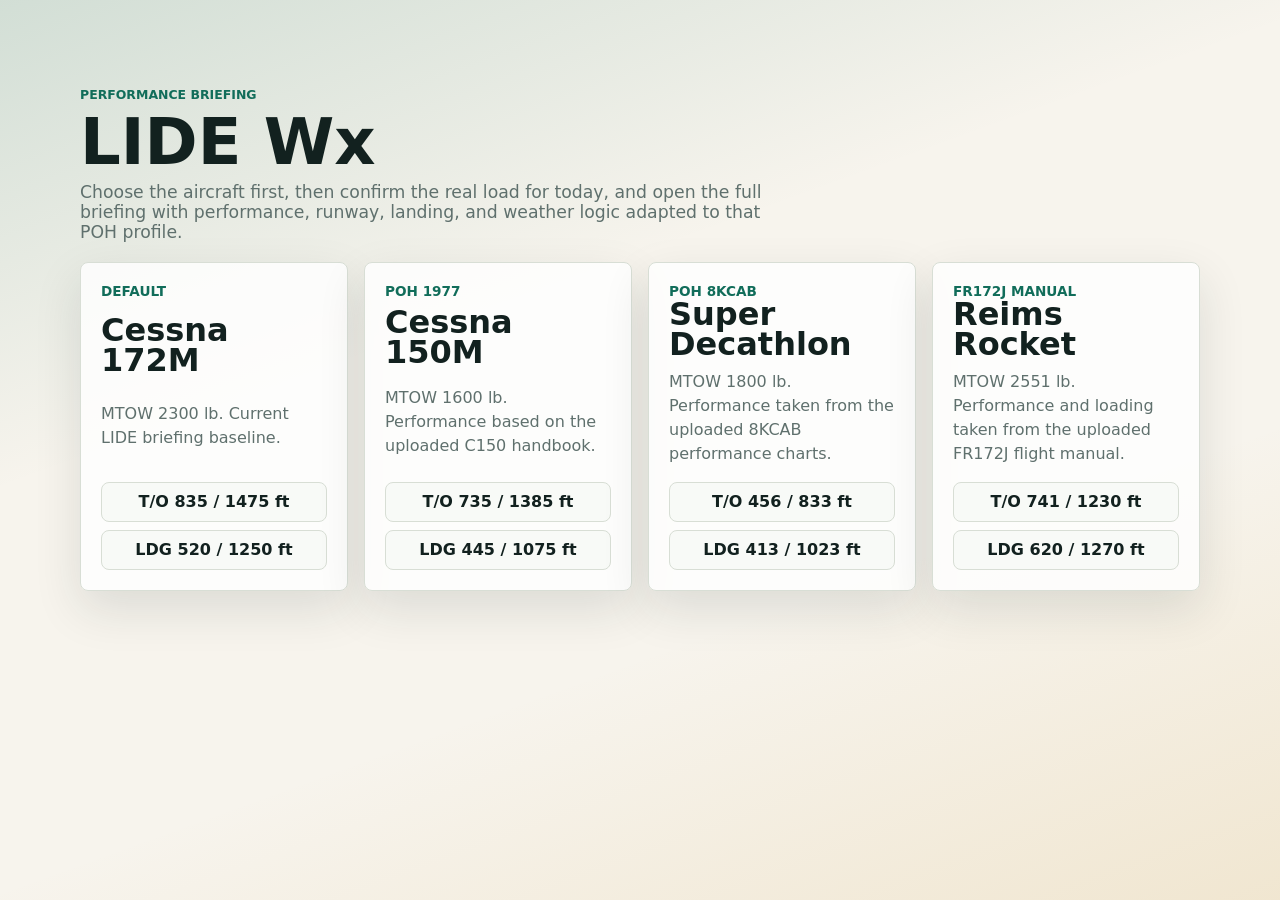
<file: index.html>
<!doctype html>
<html lang="en">
<head>
  <meta charset="utf-8">
  <meta name="viewport" content="width=device-width, initial-scale=1">
  <title>LIDE Wx</title>
  <link rel="stylesheet" href="styles.css">
</head>
<body class="home-page">
  <main class="home-shell">
    <section class="home-hero">
      <p class="eyebrow">Performance briefing</p>
      <h1>LIDE Wx</h1>
      <p class="subhead">Choose the aircraft first, then confirm the real load for today, and open the full briefing with performance, runway, landing, and weather logic adapted to that POH profile.</p>
    </section>

    <section class="aircraft-selector" aria-label="Aircraft selector">
      <a class="aircraft-card" href="weight.html?aircraft=c172m">
        <span class="aircraft-type">Default</span>
        <h2>Cessna 172M</h2>
        <p>MTOW 2300 lb. Current LIDE briefing baseline.</p>
        <div class="aircraft-metrics">
          <span>T/O 835 / 1475 ft</span>
          <span>LDG 520 / 1250 ft</span>
        </div>
      </a>

      <a class="aircraft-card" href="weight.html?aircraft=c150m">
        <span class="aircraft-type">POH 1977</span>
        <h2>Cessna 150M</h2>
        <p>MTOW 1600 lb. Performance based on the uploaded C150 handbook.</p>
        <div class="aircraft-metrics">
          <span>T/O 735 / 1385 ft</span>
          <span>LDG 445 / 1075 ft</span>
        </div>
      </a>

      <a class="aircraft-card" href="weight.html?aircraft=8kcab">
        <span class="aircraft-type">POH 8KCAB</span>
        <h2>Super Decathlon</h2>
        <p>MTOW 1800 lb. Performance taken from the uploaded 8KCAB performance charts.</p>
        <div class="aircraft-metrics">
          <span>T/O 456 / 833 ft</span>
          <span>LDG 413 / 1023 ft</span>
        </div>
      </a>

      <a class="aircraft-card" href="weight.html?aircraft=fr172j">
        <span class="aircraft-type">FR172J Manual</span>
        <h2>Reims Rocket</h2>
        <p>MTOW 2551 lb. Performance and loading taken from the uploaded FR172J flight manual.</p>
        <div class="aircraft-metrics">
          <span>T/O 741 / 1230 ft</span>
          <span>LDG 620 / 1270 ft</span>
        </div>
      </a>
    </section>
  </main>
</body>
</html>
</file>
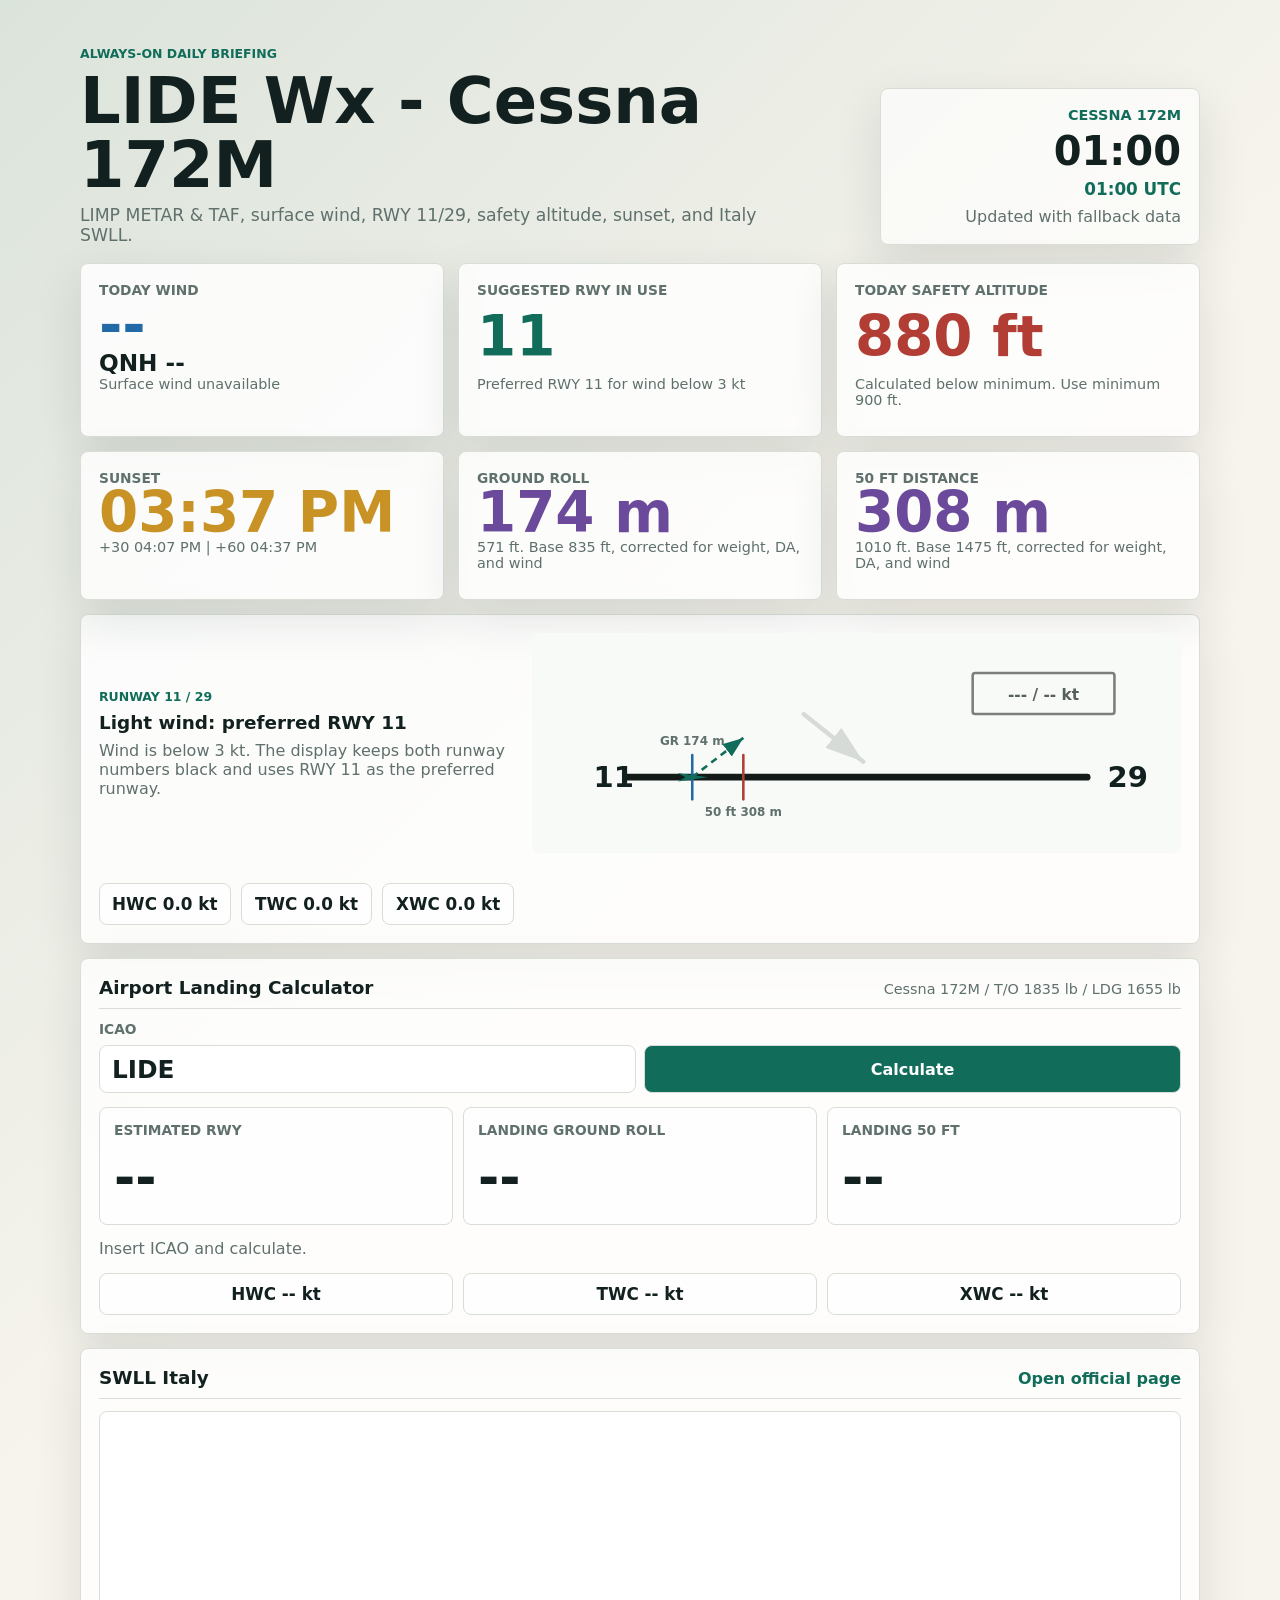
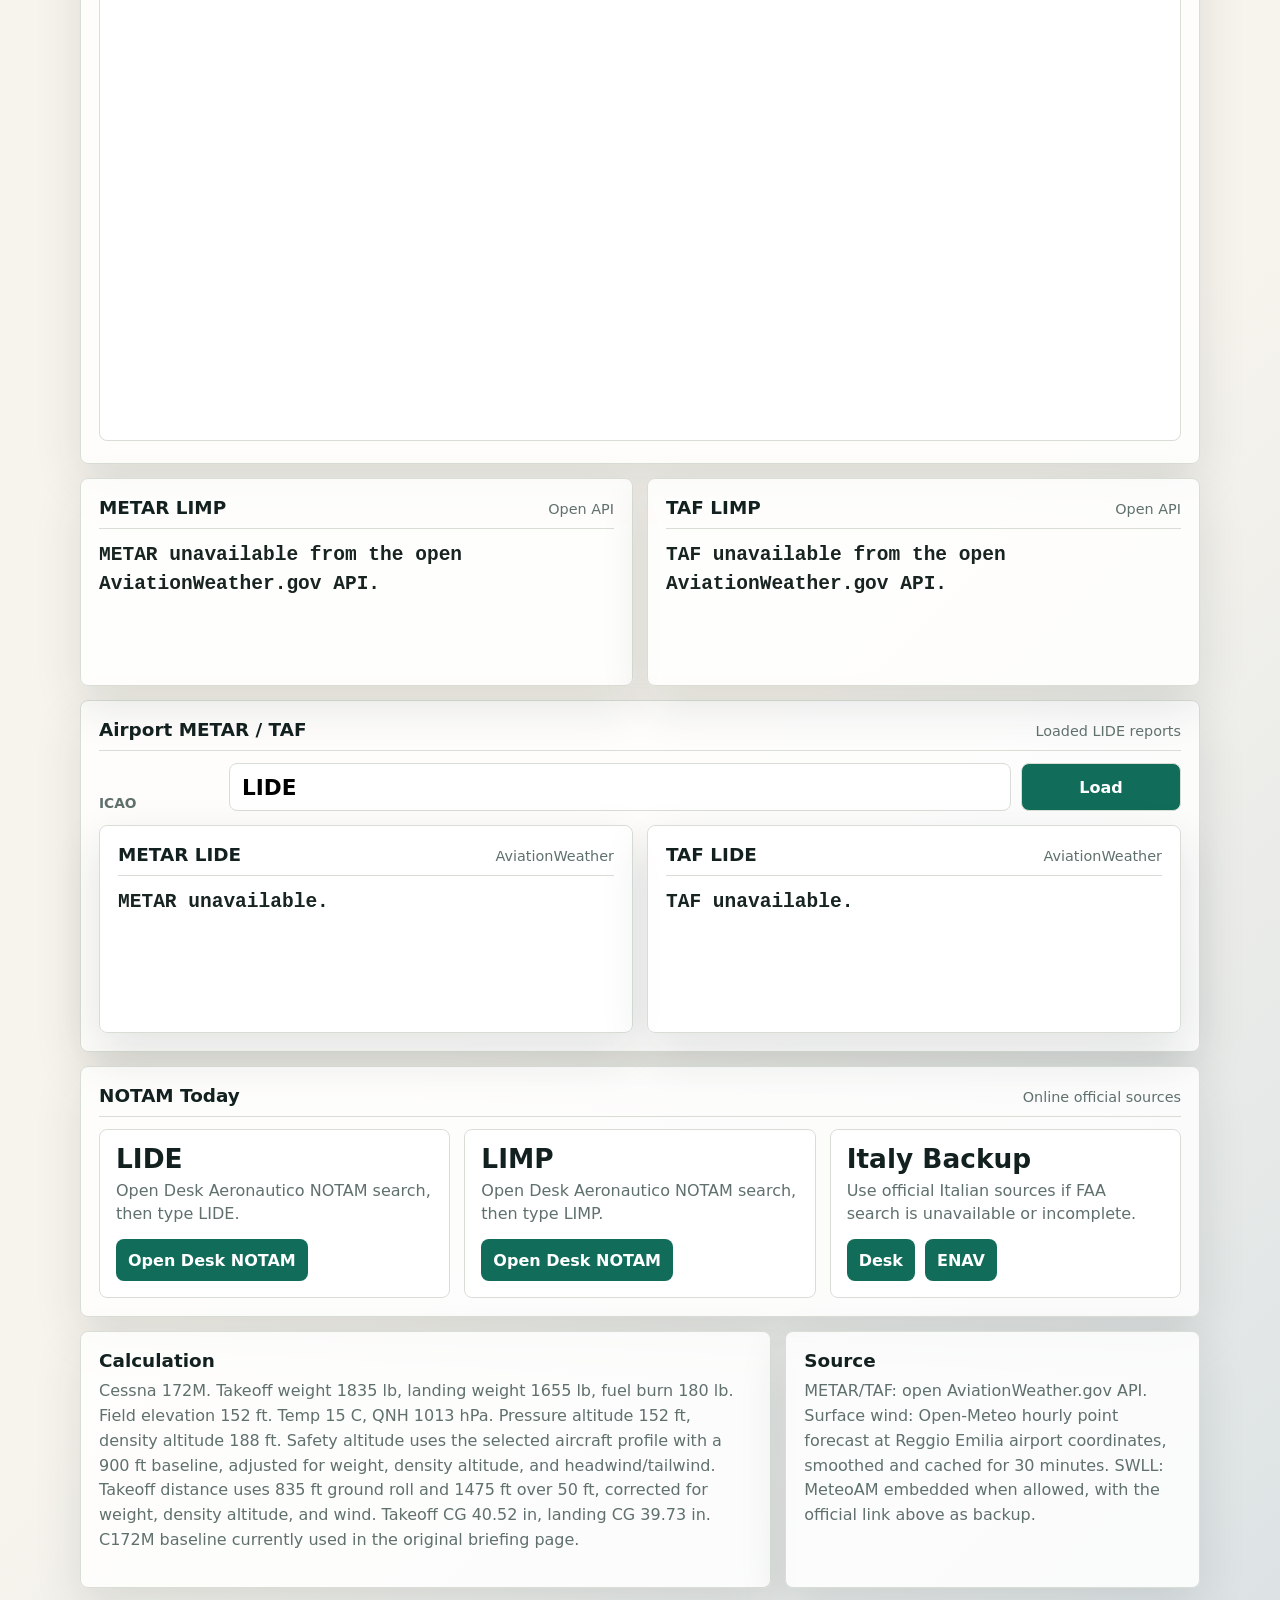
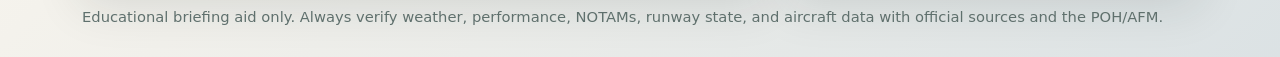
<file: briefing.html>
<!doctype html>
<html lang="en">
<head>
  <meta charset="utf-8">
  <meta name="viewport" content="width=device-width, initial-scale=1">
  <title>LIDE Wx Briefing</title>
  <link rel="stylesheet" href="styles.css">
</head>
<body>
  <main class="app-shell briefing-shell">
    <header class="hero">
      <div>
        <p class="eyebrow">Always-on daily briefing</p>
        <h1 id="pageTitle">LIDE Wx</h1>
        <p class="subhead" id="pageSubhead">LIMP METAR & TAF, surface wind, RWY 11/29, safety altitude, sunset, and Italy SWLL.</p>
      </div>
      <div class="status-panel" aria-live="polite">
        <span class="aircraft-chip" id="aircraftChip">Aircraft --</span>
        <span id="clock">--:--</span>
        <span id="utcClock">--:-- UTC</span>
        <span id="refreshStatus">Loading briefing...</span>
      </div>
    </header>

    <section class="tiles" aria-label="Main briefing data">
      <article class="tile wind-tile">
        <div class="tile-label">Today Wind</div>
        <div class="big-number" id="windValue">--</div>
        <div class="qnh-line" id="qnhValue">QNH --</div>
        <div class="tile-detail" id="windDetail">Surface wind at LIDE</div>
      </article>

      <article class="tile runway-tile">
        <div class="tile-label">Suggested RWY In Use</div>
        <div class="big-number" id="runwayValue">--</div>
        <div class="tile-detail" id="runwayDetail">Based on headwind component</div>
      </article>

      <article class="tile safety-tile">
        <div class="tile-label">Today Safety Altitude</div>
        <div class="big-number" id="safetyValue">--</div>
        <div class="tile-detail" id="safetyDetail">Minimum 900 ft AGL at MTOW</div>
      </article>

      <article class="tile sunset-tile">
        <div class="tile-label">Sunset</div>
        <div class="big-number" id="sunsetValue">--:--</div>
        <div class="tile-detail" id="sunsetDetail">LIDE local time</div>
      </article>

      <article class="tile distance-tile">
        <div class="tile-label">Ground Roll</div>
        <div class="big-number" id="groundRollValue">--</div>
        <div class="tile-detail" id="groundRollDetail">Corrected takeoff roll</div>
      </article>

      <article class="tile distance-tile">
        <div class="tile-label">50 ft Distance</div>
        <div class="big-number" id="fiftyFtValue">--</div>
        <div class="tile-detail" id="fiftyFtDetail">Corrected obstacle distance</div>
      </article>
    </section>

    <section class="runway-band" aria-label="Runway wind visual">
      <div class="runway-copy">
        <p class="eyebrow">Runway 11 / 29</p>
        <h2 id="runwayAdvice">Waiting for wind</h2>
        <p id="componentText">Headwind and crosswind components will appear here.</p>
      </div>
      <svg class="runway-svg" viewBox="0 0 760 220" role="img" aria-labelledby="runwaySvgTitle">
        <title id="runwaySvgTitle">Runway 11 and 29 orientation diagram</title>
        <defs>
          <marker id="arrow" markerWidth="12" markerHeight="12" refX="9" refY="3" orient="auto" markerUnits="strokeWidth">
            <path d="M0,0 L0,6 L9,3 z"></path>
          </marker>
          <marker id="climbArrow" markerWidth="10" markerHeight="10" refX="8" refY="3" orient="auto" markerUnits="strokeWidth">
            <path d="M0,0 L0,6 L8,3 z"></path>
          </marker>
        </defs>
        <line class="runway-line" x1="110" y1="150" x2="650" y2="150"></line>
        <text class="runway-end runway-11" id="svgRwy11" x="72" y="162">11</text>
        <text class="runway-end runway-29" id="svgRwy29" x="674" y="162">29</text>
        <g class="wind-vector" id="windVector">
          <line class="wind-arrow" x1="318" y1="76" x2="388" y2="132"></line>
        </g>
        <g id="takeoffMarkers">
          <line class="distance-marker ground-marker" id="groundRollMarker" x1="240" y1="124" x2="240" y2="176"></line>
          <text class="distance-label" id="groundRollSvgLabel" x="240" y="112">GR -- m</text>
          <line class="distance-marker fifty-marker" id="fiftyFtMarker" x1="376" y1="124" x2="376" y2="176"></line>
          <text class="distance-label" id="fiftyFtSvgLabel" x="376" y="196">50 ft -- m</text>
          <line class="climb-line" id="climbLine" x1="240" y1="150" x2="376" y2="100"></line>
          <g class="airplane-icon" id="airplaneIcon" transform="translate(240 150)">
            <path d="M-17,5 L18,0 L-17,-5 L-8,0 Z"></path>
          </g>
        </g>
        <rect class="wind-report-box" x="516" y="28" width="166" height="48"></rect>
        <text class="wind-label" id="windSvgLabel" x="599" y="60">Wind</text>
      </svg>
      <div class="component-row" aria-label="Runway wind components">
        <span id="hwcValue">HWC -- kt</span>
        <span id="twcValue">TWC -- kt</span>
        <span id="xwcValue">XWC -- kt</span>
      </div>
    </section>

    <section class="airport-tool" aria-label="Airport landing calculator">
      <div class="panel-header">
        <h2>Airport Landing Calculator</h2>
        <span>C172M MTOW 2300 lb</span>
      </div>
      <div class="airport-tool-grid">
        <div class="airport-input-row">
          <label for="airportIcao">ICAO</label>
          <input id="airportIcao" type="text" value="LIDE" maxlength="4" autocomplete="off">
          <button id="airportCalcButton" type="button">Calculate</button>
        </div>
        <div class="airport-result-main">
          <div>
            <p class="tile-label">Estimated RWY</p>
            <strong id="airportRunwayValue">--</strong>
          </div>
          <div>
            <p class="tile-label">Landing Ground Roll</p>
            <strong id="airportLandingRollValue">--</strong>
          </div>
          <div>
            <p class="tile-label">Landing 50 ft</p>
            <strong id="airportLanding50Value">--</strong>
          </div>
        </div>
      </div>
      <div class="airport-result-detail" id="airportWeatherValue">Insert ICAO and calculate.</div>
      <div class="component-row airport-components">
        <span id="airportHwcValue">HWC -- kt</span>
        <span id="airportTwcValue">TWC -- kt</span>
        <span id="airportXwcValue">XWC -- kt</span>
      </div>
    </section>

    <section class="swll-panel" aria-label="SWLL Italy">
      <div class="panel-header">
        <h2>SWLL Italy</h2>
        <a href="https://www.meteoam.it/it/swll" target="_blank" rel="noopener">Open official page</a>
      </div>
      <iframe
        id="swllFrame"
        title="MeteoAM SWLL Italy"
        src="https://www.meteoam.it/it/swll"
        loading="lazy"
      ></iframe>
    </section>

    <section class="weather-grid">
      <article class="weather-panel">
        <div class="panel-header">
          <h2>METAR LIMP</h2>
          <span id="metarAge">Open API</span>
        </div>
        <pre id="metarText">Loading METAR...</pre>
      </article>

      <article class="weather-panel">
        <div class="panel-header">
          <h2>TAF LIMP</h2>
          <span id="tafAge">Open API</span>
        </div>
        <pre id="tafText">Loading TAF...</pre>
      </article>
    </section>

    <section class="airport-reports" aria-label="Airport METAR and TAF lookup">
      <div class="panel-header">
        <h2>Airport METAR / TAF</h2>
        <span id="airportReportsStatus">Insert ICAO and load reports</span>
      </div>
      <div class="airport-report-controls">
        <label for="reportsIcao">ICAO</label>
        <input id="reportsIcao" type="text" value="LIDE" maxlength="4" autocomplete="off">
        <button id="loadReportsButton" type="button">Load</button>
      </div>
      <div class="weather-grid compact-grid">
        <article class="weather-panel">
          <div class="panel-header">
            <h2 id="airportMetarTitle">METAR ----</h2>
            <span id="airportMetarAge">Open API</span>
          </div>
          <pre id="airportMetarText">Waiting for ICAO.</pre>
        </article>
        <article class="weather-panel">
          <div class="panel-header">
            <h2 id="airportTafTitle">TAF ----</h2>
            <span id="airportTafAge">Open API</span>
          </div>
          <pre id="airportTafText">Waiting for ICAO.</pre>
        </article>
      </div>
    </section>

    <section class="notam-panel" aria-label="NOTAM LIDE and LIMP">
      <div class="panel-header">
        <h2>NOTAM Today</h2>
        <span id="notamUpdated">Online official sources</span>
      </div>
      <div class="notam-grid">
        <article class="notam-card">
          <h3>LIDE</h3>
          <p>Open Desk Aeronautico NOTAM search, then type LIDE.</p>
          <a href="https://www.deskaeronautico.it/cerca-notam/" target="_blank" rel="noopener">Open Desk NOTAM</a>
        </article>
        <article class="notam-card">
          <h3>LIMP</h3>
          <p>Open Desk Aeronautico NOTAM search, then type LIMP.</p>
          <a href="https://www.deskaeronautico.it/cerca-notam/" target="_blank" rel="noopener">Open Desk NOTAM</a>
        </article>
        <article class="notam-card">
          <h3>Italy Backup</h3>
          <p>Use official Italian sources if FAA search is unavailable or incomplete.</p>
          <div class="link-row">
            <a href="https://www.deskaeronautico.it/cerca-notam/" target="_blank" rel="noopener">Desk</a>
            <a href="https://www.enav.it" target="_blank" rel="noopener">ENAV</a>
          </div>
        </article>
      </div>
    </section>

    <section class="details">
      <article>
        <h2>Calculation</h2>
        <p id="calcText">Waiting for weather data.</p>
      </article>
      <article>
        <h2>Source</h2>
        <p>METAR/TAF: open AviationWeather.gov API. Surface wind: Open-Meteo hourly point forecast at Reggio Emilia airport coordinates, smoothed and cached for 30 minutes. SWLL: MeteoAM embedded when allowed, with the official link above as backup.</p>
      </article>
    </section>

    <footer>
      Educational briefing aid only. Always verify weather, performance, NOTAMs, runway state, and aircraft data with official sources and the POH/AFM.
    </footer>
  </main>

  <script src="app.js"></script>
</body>
</html>
</file>
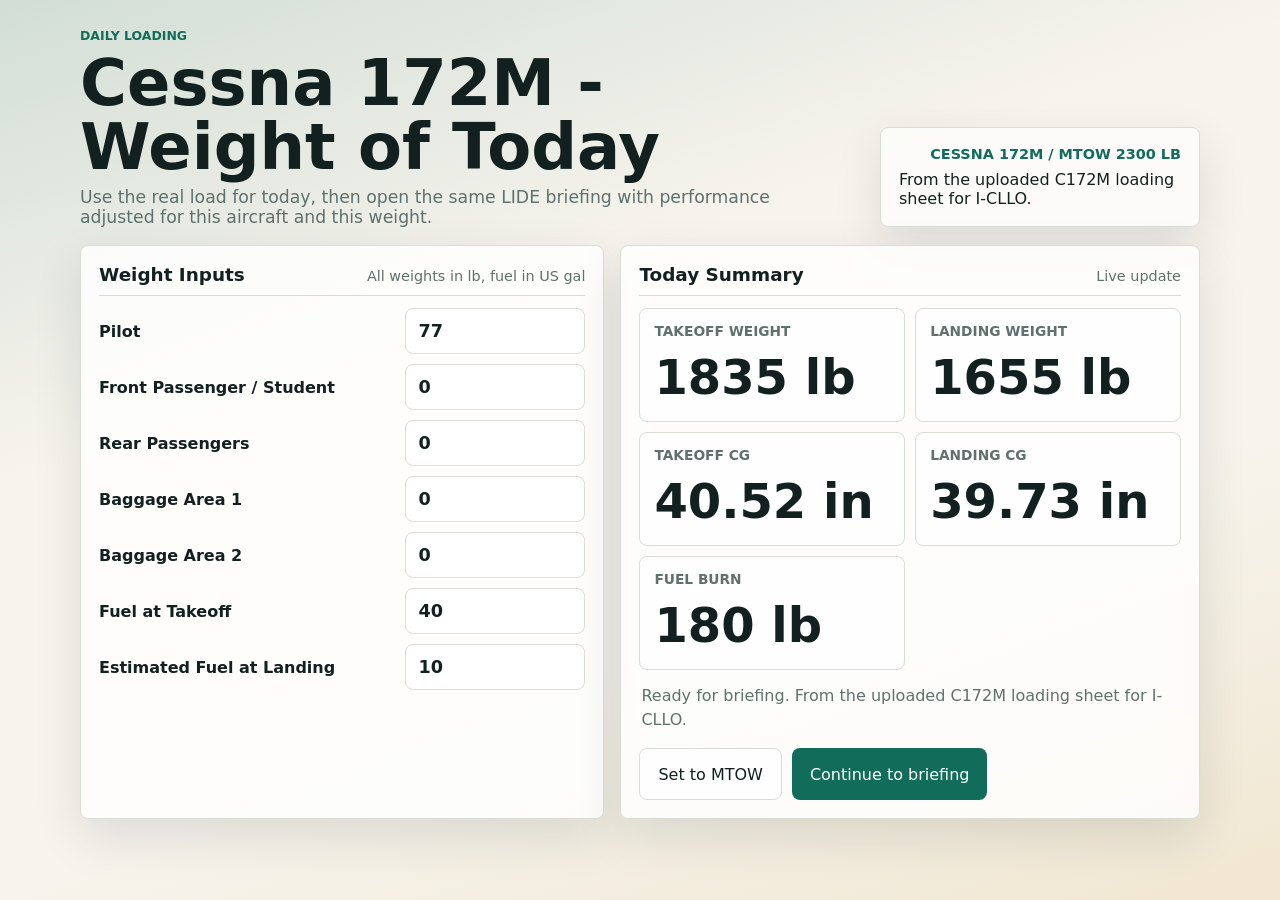
<file: weight.html>
<!doctype html>
<html lang="en">
<head>
  <meta charset="utf-8">
  <meta name="viewport" content="width=device-width, initial-scale=1">
  <title>Weight of Today</title>
  <link rel="stylesheet" href="styles.css">
</head>
<body class="home-page">
  <main class="home-shell weight-shell">
    <header class="weight-hero">
      <div>
        <p class="eyebrow">Daily loading</p>
        <h1 id="weightPageTitle">Aircraft - Weight of Today</h1>
        <p class="subhead" id="weightPageSubhead">Insert today weight and fuel, then continue to the live briefing.</p>
      </div>
      <div class="status-panel">
        <span class="aircraft-chip" id="weightAircraftChip">Aircraft --</span>
        <span id="weightReference">Loading profile</span>
      </div>
    </header>

    <section class="weight-layout">
      <section class="weight-form-card">
        <div class="panel-header">
          <h2>Weight Inputs</h2>
          <span>All weights in lb, fuel in US gal</span>
        </div>
        <div class="weight-form">
          <label class="weight-row">
            <span>Pilot</span>
            <input id="pilotLb" type="number" min="0" step="1" inputmode="decimal">
          </label>

          <label class="weight-row" id="frontPassengerRow">
            <span>Front Passenger / Student</span>
            <input id="frontPassengerLb" type="number" min="0" step="1" inputmode="decimal">
          </label>

          <label class="weight-row" id="rearPassengersRow">
            <span>Rear Passengers</span>
            <input id="rearPassengersLb" type="number" min="0" step="1" inputmode="decimal">
          </label>

          <label class="weight-row" id="baggage1Row">
            <span>Baggage Area 1</span>
            <input id="baggage1Lb" type="number" min="0" step="1" inputmode="decimal">
          </label>

          <label class="weight-row" id="baggage2Row">
            <span>Baggage Area 2</span>
            <input id="baggage2Lb" type="number" min="0" step="1" inputmode="decimal">
          </label>

          <label class="weight-row">
            <span>Fuel at Takeoff</span>
            <input id="fuelTakeoffGal" type="number" min="0" step="0.1" inputmode="decimal">
          </label>

          <label class="weight-row">
            <span>Estimated Fuel at Landing</span>
            <input id="fuelLandingGal" type="number" min="0" step="0.1" inputmode="decimal">
          </label>
        </div>
      </section>

      <section class="weight-summary-card">
        <div class="panel-header">
          <h2>Today Summary</h2>
          <span>Live update</span>
        </div>
        <div class="weight-summary-grid">
          <article>
            <p class="tile-label">Takeoff Weight</p>
            <strong id="weightTakeoffValue">--</strong>
          </article>
          <article>
            <p class="tile-label">Landing Weight</p>
            <strong id="weightLandingValue">--</strong>
          </article>
          <article>
            <p class="tile-label">Takeoff CG</p>
            <strong id="weightTakeoffCgValue">--</strong>
          </article>
          <article>
            <p class="tile-label">Landing CG</p>
            <strong id="weightLandingCgValue">--</strong>
          </article>
          <article>
            <p class="tile-label">Fuel Burn</p>
            <strong id="weightFuelBurnValue">--</strong>
          </article>
        </div>
        <p class="weight-status" id="weightStatus">Waiting for load data.</p>
        <div class="weight-actions">
          <button class="weight-secondary" id="weightMtowButton" type="button">Set to MTOW</button>
          <a class="weight-continue" id="weightContinue" href="briefing.html">Continue to briefing</a>
        </div>
      </section>
    </section>
  </main>

  <script src="app.js"></script>
</body>
</html>
</file>
<file: styles.css>
:root {
  color-scheme: light;
  --ink: #12211f;
  --muted: #5f706d;
  --paper: #f7f4ed;
  --panel: #ffffff;
  --line: #d8ded5;
  --green: #116d5a;
  --blue: #2269a8;
  --red: #b13d35;
  --gold: #c99224;
  --shadow: 0 18px 48px rgba(27, 43, 40, 0.12);
}

* {
  box-sizing: border-box;
}

body {
  margin: 0;
  min-height: 100vh;
  background:
    linear-gradient(135deg, rgba(17, 109, 90, 0.12), transparent 34%),
    linear-gradient(315deg, rgba(34, 105, 168, 0.13), transparent 32%),
    var(--paper);
  color: var(--ink);
  font-family: Inter, ui-sans-serif, system-ui, -apple-system, BlinkMacSystemFont, "Segoe UI", sans-serif;
}

body.home-page {
  background:
    linear-gradient(160deg, rgba(17, 109, 90, 0.16), transparent 36%),
    linear-gradient(340deg, rgba(201, 146, 36, 0.14), transparent 35%),
    var(--paper);
}

.app-shell {
  width: min(1120px, calc(100% - 28px));
  margin: 0 auto;
  padding: 22px 0 28px;
}

.home-shell {
  width: min(1120px, calc(100% - 28px));
  margin: 0 auto;
  padding: 42px 0 32px;
}

.weight-shell {
  padding-top: 28px;
}

.home-hero {
  min-height: 220px;
  display: grid;
  align-content: end;
  padding-bottom: 20px;
}

.aircraft-selector {
  display: grid;
  grid-template-columns: repeat(auto-fit, minmax(240px, 1fr));
  gap: 16px;
}

.weight-hero {
  min-height: 160px;
  display: grid;
  grid-template-columns: 1fr minmax(250px, 320px);
  gap: 18px;
  align-items: end;
  padding-bottom: 18px;
}

.weight-layout {
  display: grid;
  grid-template-columns: minmax(320px, 0.95fr) minmax(320px, 1.05fr);
  gap: 16px;
}

.weight-form-card,
.weight-summary-card {
  padding: 18px;
  border: 1px solid var(--line);
  border-radius: 8px;
  background: rgba(255, 255, 255, 0.84);
  box-shadow: var(--shadow);
}

.weight-form {
  display: grid;
  gap: 10px;
}

.weight-row {
  display: grid;
  grid-template-columns: minmax(0, 1fr) 180px;
  gap: 10px;
  align-items: center;
}

.weight-row span {
  color: var(--ink);
  font-size: 1rem;
  font-weight: 800;
}

.weight-row input {
  min-height: 46px;
  width: 100%;
  padding: 8px 12px;
  border: 1px solid var(--line);
  border-radius: 8px;
  font: inherit;
  font-size: 1.1rem;
  font-weight: 900;
  color: var(--ink);
}

.weight-summary-grid {
  display: grid;
  grid-template-columns: repeat(2, minmax(0, 1fr));
  gap: 10px;
}

.weight-summary-grid article {
  min-height: 114px;
  padding: 14px;
  border: 1px solid var(--line);
  border-radius: 8px;
  background: rgba(255, 255, 255, 0.72);
}

.weight-summary-grid strong {
  display: block;
  margin-top: 14px;
  font-size: clamp(1.9rem, 4vw, 3rem);
  line-height: 1;
}

.weight-status {
  margin: 14px 2px 0;
  color: var(--muted);
  line-height: 1.5;
}

.weight-actions {
  display: flex;
  flex-wrap: wrap;
  gap: 10px;
  margin-top: 16px;
}

.weight-secondary,
.weight-continue {
  min-height: 52px;
  display: inline-flex;
  align-items: center;
  justify-content: center;
  padding: 10px 18px;
  border-radius: 8px;
  font-weight: 900;
  font: inherit;
  text-decoration: none;
}

.weight-secondary {
  border: 1px solid var(--line);
  background: rgba(255, 255, 255, 0.78);
  color: var(--ink);
  cursor: pointer;
}

.weight-continue {
  background: var(--green);
  color: #fff;
}

.aircraft-card {
  min-height: 280px;
  display: grid;
  align-content: space-between;
  padding: 20px;
  border: 1px solid var(--line);
  border-radius: 8px;
  background: rgba(255, 255, 255, 0.82);
  box-shadow: var(--shadow);
  color: var(--ink);
  text-decoration: none;
}

.aircraft-card h2 {
  margin-bottom: 10px;
  font-size: 2rem;
  line-height: 0.95;
}

.aircraft-card p {
  color: var(--muted);
  line-height: 1.5;
}

.aircraft-type {
  color: var(--green);
  font-size: 0.85rem;
  font-weight: 900;
  text-transform: uppercase;
}

.aircraft-metrics {
  display: grid;
  gap: 8px;
}

.aircraft-metrics span {
  min-height: 40px;
  display: inline-flex;
  align-items: center;
  justify-content: center;
  border: 1px solid var(--line);
  border-radius: 8px;
  background: rgba(248, 250, 247, 0.9);
  font-weight: 900;
}

.hero {
  min-height: 128px;
  display: grid;
  grid-template-columns: 1fr minmax(230px, 320px);
  gap: 18px;
  align-items: end;
  padding: 24px 0 18px;
}

.eyebrow {
  margin: 0 0 8px;
  color: var(--green);
  font-size: 0.78rem;
  font-weight: 800;
  letter-spacing: 0;
  text-transform: uppercase;
}

h1,
h2,
p {
  margin-top: 0;
}

h1 {
  margin-bottom: 8px;
  font-size: clamp(2.1rem, 5vw, 4.4rem);
  line-height: 1;
  letter-spacing: 0;
}

h2 {
  margin-bottom: 8px;
  font-size: 1.15rem;
}

.subhead {
  max-width: 690px;
  margin-bottom: 0;
  color: var(--muted);
  font-size: 1.08rem;
}

.status-panel {
  display: grid;
  gap: 8px;
  justify-items: end;
  padding: 18px;
  border: 1px solid var(--line);
  border-radius: 8px;
  background: rgba(255, 255, 255, 0.68);
  box-shadow: var(--shadow);
}

.aircraft-chip {
  color: var(--green);
  font-size: 0.9rem;
  font-weight: 900;
  text-transform: uppercase;
}

#clock {
  font-size: 2.5rem;
  font-weight: 850;
  line-height: 1;
}

#utcClock {
  color: var(--green);
  font-size: 1.05rem;
  font-weight: 850;
}

#refreshStatus {
  color: var(--muted);
  text-align: right;
}

.tiles {
  display: grid;
  grid-template-columns: repeat(3, minmax(0, 1fr));
  gap: 14px;
}

.tile,
.weather-panel,
.details article,
.runway-band,
.swll-panel,
.airport-tool {
  border: 1px solid var(--line);
  border-radius: 8px;
  background: rgba(255, 255, 255, 0.84);
  box-shadow: var(--shadow);
}

.tile {
  min-height: 148px;
  display: grid;
  align-content: space-between;
  padding: 18px;
  overflow-wrap: anywhere;
}

.tile-label {
  color: var(--muted);
  font-size: 0.86rem;
  font-weight: 800;
  text-transform: uppercase;
}

.big-number,
.big-link {
  display: block;
  color: var(--ink);
  font-size: clamp(2.4rem, 4.4vw, 4.15rem);
  font-weight: 900;
  line-height: 0.95;
  letter-spacing: 0;
  text-decoration: none;
  white-space: nowrap;
  overflow-wrap: normal;
}

.wind-tile .big-number {
  color: var(--blue);
}

.qnh-line {
  color: var(--ink);
  font-size: 1.45rem;
  font-weight: 900;
  line-height: 1.05;
}

.runway-tile .big-number {
  color: var(--green);
}

.safety-tile .big-number {
  color: var(--red);
}

.sunset-tile .big-number {
  color: var(--gold);
}

.distance-tile .big-number {
  color: #6c4a9b;
  font-size: clamp(2.4rem, 4.4vw, 4.15rem);
}

.tile-detail {
  min-height: 42px;
  color: var(--muted);
  font-size: 0.9rem;
}

.runway-band {
  display: grid;
  grid-template-columns: minmax(260px, 0.78fr) 1.22fr;
  gap: 18px;
  align-items: center;
  margin-top: 14px;
  padding: 18px;
}

.runway-copy p:last-child {
  margin-bottom: 0;
  color: var(--muted);
}

.runway-svg {
  width: 100%;
  height: 220px;
  border-radius: 8px;
  background: #f8faf7;
}

.runway-line {
  stroke: #121b18;
  stroke-width: 8;
  stroke-linecap: round;
}

.runway-end {
  fill: var(--ink);
  font-size: 34px;
  font-weight: 900;
}

.runway-end.is-active {
  fill: var(--green);
}

.wind-vector {
  opacity: 0.22;
  transform-origin: 388px 132px;
  transition: transform 180ms ease, opacity 180ms ease;
}

.wind-arrow {
  stroke: #555f5c;
  stroke-width: 5;
  stroke-linecap: round;
  marker-end: url(#arrow);
}

.wind-label {
  fill: #555f5c;
  font-size: 18px;
  font-weight: 850;
  text-anchor: middle;
}

.wind-report-box {
  fill: transparent;
  stroke: #7a7e7c;
  stroke-width: 3;
  rx: 3;
}

#arrow path {
  fill: #555f5c;
}

#climbArrow path {
  fill: var(--green);
}

.distance-marker {
  stroke-width: 3;
  stroke-linecap: round;
}

.ground-marker {
  stroke: var(--blue);
}

.fifty-marker {
  stroke: var(--red);
}

.distance-label {
  fill: var(--muted);
  font-size: 14px;
  font-weight: 850;
  text-anchor: middle;
}

.climb-line {
  stroke: var(--green);
  stroke-width: 3;
  stroke-dasharray: 8 6;
  marker-end: url(#climbArrow);
}

.airplane-icon path {
  fill: var(--green);
}

.component-row {
  display: grid;
  grid-template-columns: repeat(3, minmax(0, 1fr));
  gap: 10px;
  margin-top: 12px;
}

.component-row span {
  min-height: 42px;
  display: inline-flex;
  align-items: center;
  justify-content: center;
  border: 1px solid var(--line);
  border-radius: 8px;
  background: rgba(255, 255, 255, 0.72);
  color: var(--ink);
  font-size: 1.05rem;
  font-weight: 900;
}

.airport-tool {
  margin-top: 14px;
  padding: 18px;
}

.airport-tool-grid {
  display: grid;
  grid-template-columns: 1fr;
  gap: 14px;
  align-items: stretch;
}

.airport-input-row {
  display: grid;
  grid-template-columns: minmax(0, 1fr) minmax(0, 1fr);
  gap: 8px;
}

.airport-input-row label {
  grid-column: 1 / -1;
  color: var(--muted);
  font-size: 0.86rem;
  font-weight: 800;
  text-transform: uppercase;
}

.airport-input-row input,
.airport-input-row button {
  min-height: 48px;
  width: 100%;
  border: 1px solid var(--line);
  border-radius: 8px;
  font: inherit;
}

.airport-input-row input {
  padding: 8px 12px;
  color: var(--ink);
  font-size: 1.55rem;
  font-weight: 900;
  text-transform: uppercase;
}

.airport-input-row button {
  background: var(--green);
  color: #fff;
  font-weight: 900;
  cursor: pointer;
}

.airport-result-main {
  display: grid;
  grid-template-columns: repeat(3, minmax(0, 1fr));
  gap: 10px;
}

.airport-result-main > div {
  min-height: 118px;
  padding: 14px;
  border: 1px solid var(--line);
  border-radius: 8px;
  background: rgba(255, 255, 255, 0.72);
}

.airport-result-main strong {
  display: block;
  margin-top: 12px;
  color: var(--ink);
  font-size: clamp(2rem, 4vw, 3.3rem);
  line-height: 1;
}

.airport-result-detail {
  margin-top: 12px;
  color: var(--muted);
  line-height: 1.5;
}

.airport-reports {
  margin-top: 14px;
  padding: 18px;
  border: 1px solid var(--line);
  border-radius: 8px;
  background: rgba(255, 255, 255, 0.84);
  box-shadow: var(--shadow);
}

.airport-report-controls {
  display: grid;
  grid-template-columns: 120px minmax(0, 1fr) 160px;
  gap: 10px;
  align-items: end;
  margin-bottom: 14px;
}

.airport-report-controls label {
  color: var(--muted);
  font-size: 0.86rem;
  font-weight: 800;
  text-transform: uppercase;
}

.airport-report-controls input,
.airport-report-controls button {
  min-height: 48px;
  width: 100%;
  border: 1px solid var(--line);
  border-radius: 8px;
  font: inherit;
}

.airport-report-controls input {
  padding: 8px 12px;
  font-size: 1.35rem;
  font-weight: 900;
  text-transform: uppercase;
}

.airport-report-controls button {
  background: var(--green);
  color: #fff;
  font-weight: 900;
  cursor: pointer;
}

.compact-grid {
  margin-top: 0;
}

.weather-grid {
  display: grid;
  grid-template-columns: 1fr 1fr;
  gap: 14px;
  margin-top: 14px;
}

.weather-panel,
.swll-panel,
.notam-panel {
  padding: 18px;
  min-width: 0;
}

.swll-panel,
.notam-panel {
  margin-top: 14px;
}

.notam-panel,
.notam-card {
  border: 1px solid var(--line);
  border-radius: 8px;
  background: rgba(255, 255, 255, 0.84);
  box-shadow: var(--shadow);
}

.notam-grid {
  display: grid;
  grid-template-columns: repeat(3, minmax(0, 1fr));
  gap: 14px;
}

.notam-card {
  padding: 16px;
  box-shadow: none;
}

.notam-card h3 {
  margin: 0 0 6px;
  font-size: 1.65rem;
  line-height: 1;
}

.notam-card p {
  margin-bottom: 14px;
  color: var(--muted);
  line-height: 1.45;
}

.notam-card a {
  display: inline-flex;
  min-height: 42px;
  align-items: center;
  justify-content: center;
  padding: 9px 12px;
  border-radius: 8px;
  background: var(--green);
  color: #fff;
  font-weight: 850;
  text-decoration: none;
}

.link-row {
  display: flex;
  flex-wrap: wrap;
  gap: 10px;
}

.panel-header {
  display: flex;
  align-items: baseline;
  justify-content: space-between;
  gap: 12px;
  border-bottom: 1px solid var(--line);
  padding-bottom: 10px;
  margin-bottom: 12px;
}

.panel-header h2 {
  margin: 0;
}

.panel-header span {
  color: var(--muted);
  font-size: 0.9rem;
  white-space: nowrap;
}

.panel-header a {
  color: var(--green);
  font-weight: 800;
  text-decoration: none;
  white-space: nowrap;
}

iframe {
  width: 100%;
  height: min(70vh, 720px);
  border: 1px solid var(--line);
  border-radius: 8px;
  background: #fff;
}

pre {
  min-height: 126px;
  margin: 0;
  color: #182421;
  font: 800 1.22rem/1.45 ui-monospace, SFMono-Regular, Menlo, Consolas, monospace;
  white-space: pre-wrap;
  overflow-wrap: anywhere;
}

.details {
  display: grid;
  grid-template-columns: 1.25fr 0.75fr;
  gap: 14px;
  margin-top: 14px;
}

.details article {
  padding: 18px;
}

.details p,
footer {
  color: var(--muted);
  line-height: 1.55;
}

footer {
  padding: 18px 2px 0;
  font-size: 0.92rem;
}

@media (max-width: 920px) {
  .aircraft-selector,
  .weight-hero,
  .weight-layout,
  .hero,
  .runway-band,
  .weather-grid,
  .details,
  .notam-grid {
    grid-template-columns: 1fr;
  }

  .status-panel {
    justify-items: start;
  }

  #refreshStatus {
    text-align: left;
  }

  .tiles {
    grid-template-columns: repeat(2, minmax(0, 1fr));
  }

  .airport-tool-grid,
  .airport-result-main {
    grid-template-columns: 1fr;
  }

  .airport-report-controls {
    grid-template-columns: 1fr;
  }
}

@media (max-width: 560px) {
  .app-shell {
    width: min(100% - 18px, 1180px);
    padding-top: 12px;
  }

  .home-shell {
    width: min(100% - 18px, 1180px);
  }

  .tiles {
    grid-template-columns: 1fr;
  }

  .tile {
    min-height: 158px;
  }

  pre {
    font-size: 1rem;
  }

  .component-row {
    grid-template-columns: 1fr;
  }

  .airport-input-row {
    grid-template-columns: 1fr;
  }

  .weight-row,
  .weight-summary-grid {
    grid-template-columns: 1fr;
  }
}
</file>
